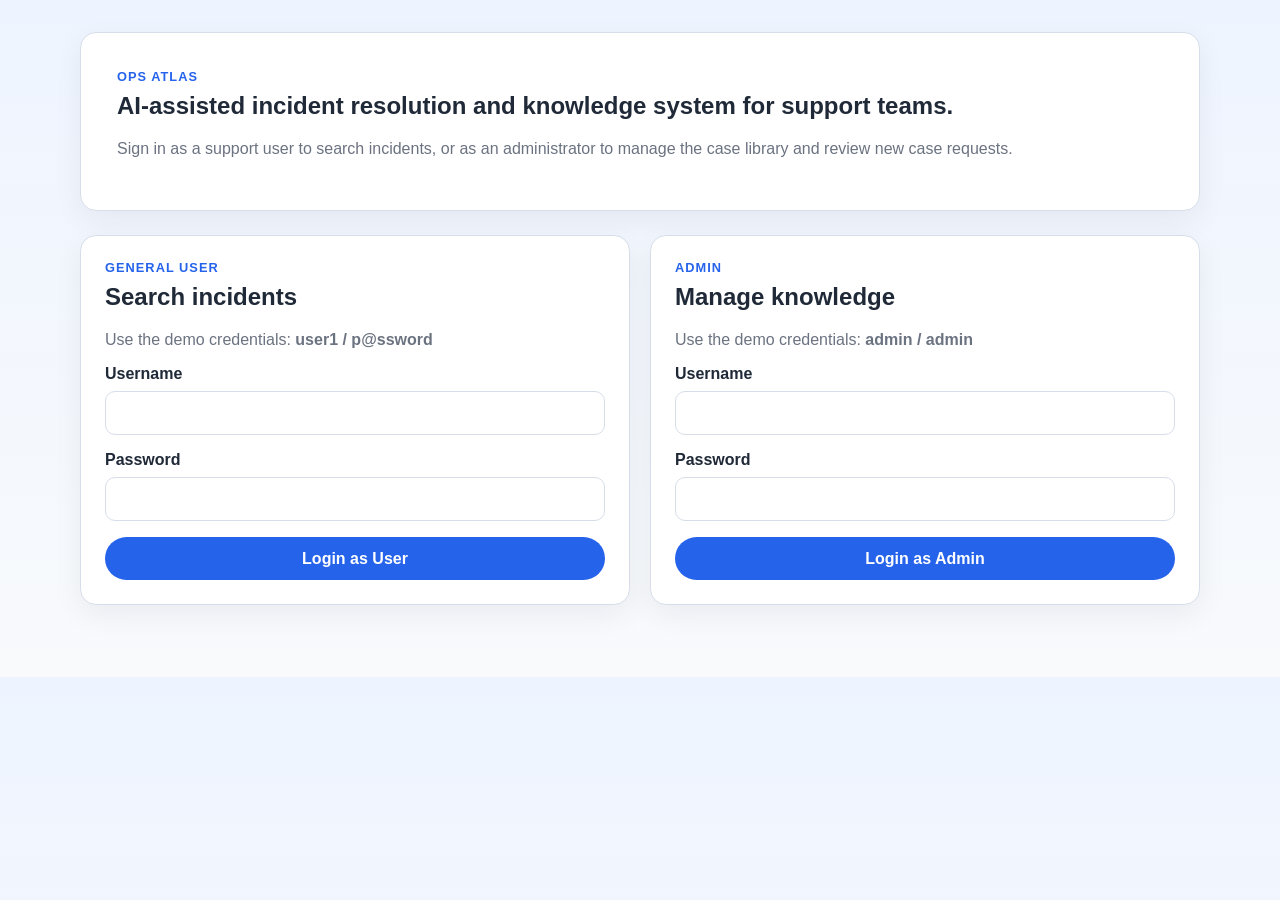
<file: doc/index.html>
<!DOCTYPE html>
<html lang="en">
  <head>
    <meta charset="UTF-8" />
    <meta name="viewport" content="width=device-width, initial-scale=1.0" />
    <title>Ops Atlas</title>
    <link rel="stylesheet" href="styles.css" />
  </head>
  <body>
    <main class="container">
      <section class="card hero">
        <p class="eyebrow">Ops Atlas</p>
        <h1>AI-assisted incident resolution and knowledge system for support teams.</h1>
        <p class="lead">
          Sign in as a support user to search incidents, or as an administrator to manage
          the case library and review new case requests.
        </p>
      </section>

      <section class="login-grid">
        <article class="card">
          <p class="eyebrow">General User</p>
          <h2>Search incidents</h2>
          <p class="notice">Use the demo credentials: <strong>user1 / p@ssword</strong></p>
          <form id="user-login-form" class="stack-lg">
            <label>
              Username
              <input id="user-username" type="text" autocomplete="username" required />
            </label>
            <label>
              Password
              <input id="user-password" type="password" autocomplete="current-password" required />
            </label>
            <button type="submit" class="button">Login as User</button>
          </form>
        </article>

        <article class="card">
          <p class="eyebrow">Admin</p>
          <h2>Manage knowledge</h2>
          <p class="notice">Use the demo credentials: <strong>admin / admin</strong></p>
          <form id="admin-login-form" class="stack-lg">
            <label>
              Username
              <input id="admin-username" type="text" autocomplete="username" required />
            </label>
            <label>
              Password
              <input id="admin-password" type="password" autocomplete="current-password" required />
            </label>
            <button type="submit" class="button">Login as Admin</button>
          </form>
        </article>
      </section>

      <section id="login-message" class="card hidden status-none"></section>
    </main>

    <script src="auth.js"></script>
    <script src="app.js"></script>
  </body>
</html>
</file>
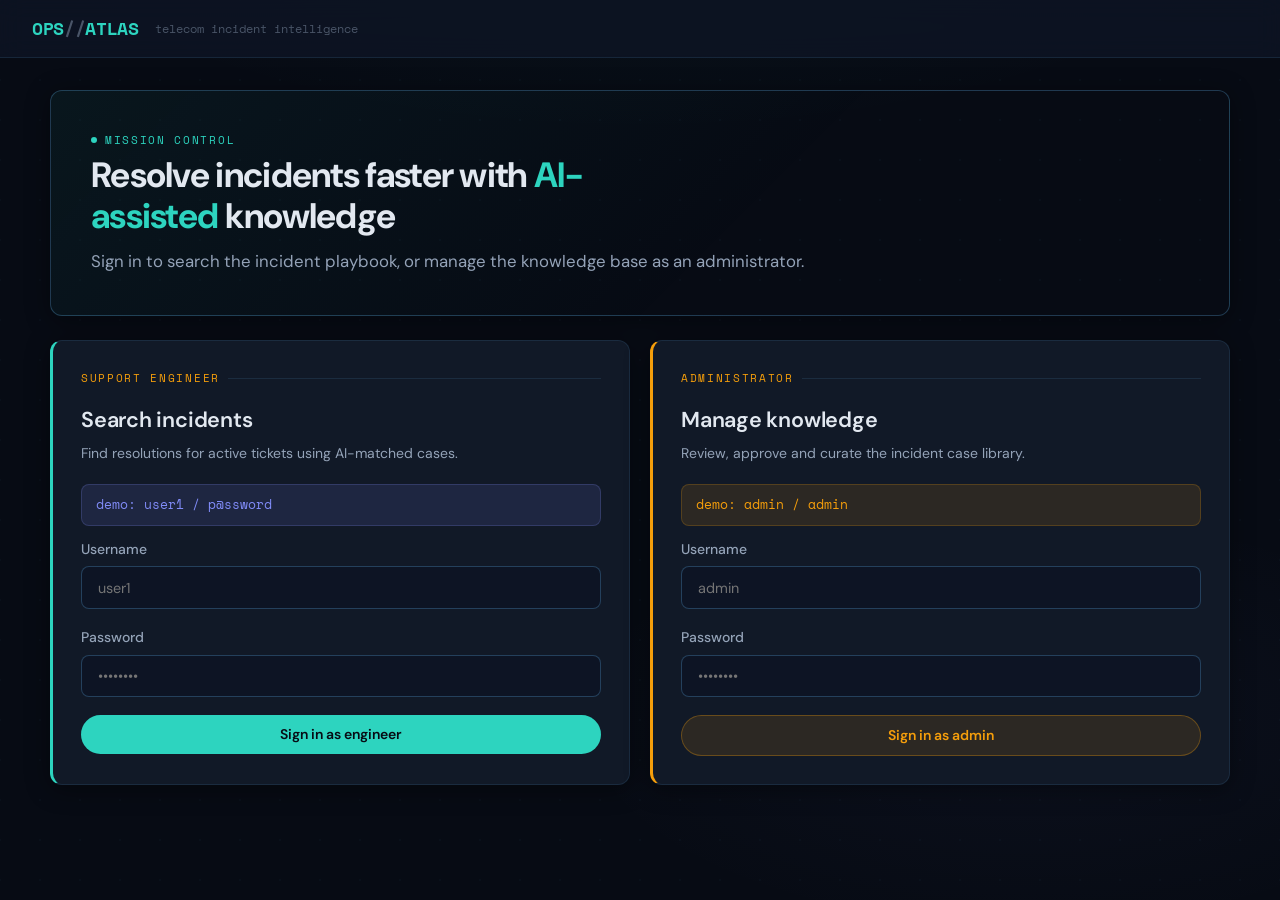
<file: docs/index.html>
<!DOCTYPE html>
<html lang="en">
  <head>
    <meta charset="UTF-8" />
    <meta name="viewport" content="width=device-width, initial-scale=1.0" />
    <title>Ops Atlas — Incident Intelligence</title>
    <link rel="stylesheet" href="styles.css" />
  </head>
  <body>

    <header class="site-header">
      <div class="logo">OPS<span>//</span>ATLAS</div>
      <span style="font-size:.75rem;color:var(--text-muted);font-family:'Space Mono',monospace;">telecom incident intelligence</span>
    </header>

    <main class="container">
      <section class="card hero">
        <p class="eyebrow">Mission Control</p>
        <h1 class="login-hero-text">Resolve incidents faster with <span>AI-assisted</span> knowledge</h1>
        <p class="lead">
          Sign in to search the incident playbook, or manage the knowledge base as an administrator.
        </p>
      </section>

      <div class="login-grid">
        <article class="card login-card card-accent-teal">
          <div class="login-role-label">Support engineer</div>
          <h2 style="margin-bottom:.25rem;">Search incidents</h2>
          <p style="margin-bottom:1.25rem;font-size:.875rem;">Find resolutions for active tickets using AI-matched cases.</p>
          <div class="notice">demo: user1 / p@ssword</div>
          <form id="user-login-form" class="stack-lg" style="margin-top:.75rem;">
            <label>Username <input id="user-username" type="text" autocomplete="username" placeholder="user1" required /></label>
            <label>Password <input id="user-password" type="password" autocomplete="current-password" placeholder="••••••••" required /></label>
            <button type="submit" class="button button-primary">Sign in as engineer</button>
          </form>
        </article>

        <article class="card login-card card-accent-amber">
          <div class="login-role-label" style="color:var(--amber);">Administrator</div>
          <h2 style="margin-bottom:.25rem;">Manage knowledge</h2>
          <p style="margin-bottom:1.25rem;font-size:.875rem;">Review, approve and curate the incident case library.</p>
          <div class="notice" style="color:var(--amber);background:var(--amber-dim);border-color:rgba(245,158,11,0.2);">demo: admin / admin</div>
          <form id="admin-login-form" class="stack-lg" style="margin-top:.75rem;">
            <label>Username <input id="admin-username" type="text" autocomplete="username" placeholder="admin" required /></label>
            <label>Password <input id="admin-password" type="password" autocomplete="current-password" placeholder="••••••••" required /></label>
            <button type="submit" class="button button-amber">Sign in as admin</button>
          </form>
        </article>
      </div>

      <div id="login-message" class="hidden"></div>
    </main>

    <script src="auth.js"></script>
    <script src="app.js"></script>
  </body>
</html>
</file>
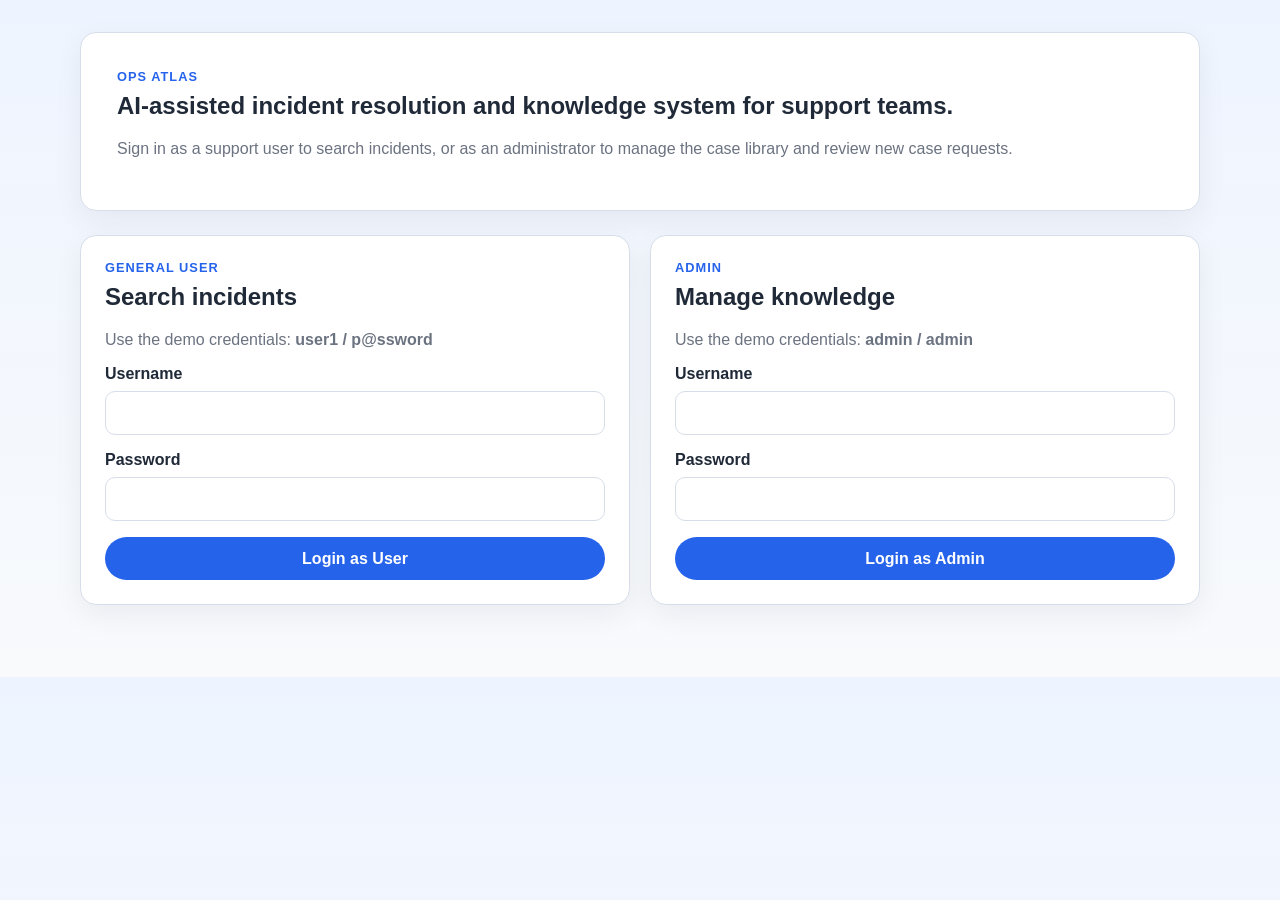
<file: doc/add-case.html>
<!DOCTYPE html>
<html lang="en">
  <head>
    <meta charset="UTF-8" />
    <meta http-equiv="refresh" content="0; url=admin.html" />
    <meta name="viewport" content="width=device-width, initial-scale=1.0" />
    <title>Redirecting | Ops Atlas</title>
  </head>
  <body>
    <p>Redirecting to the admin portal...</p>
  </body>
</html>
</file>
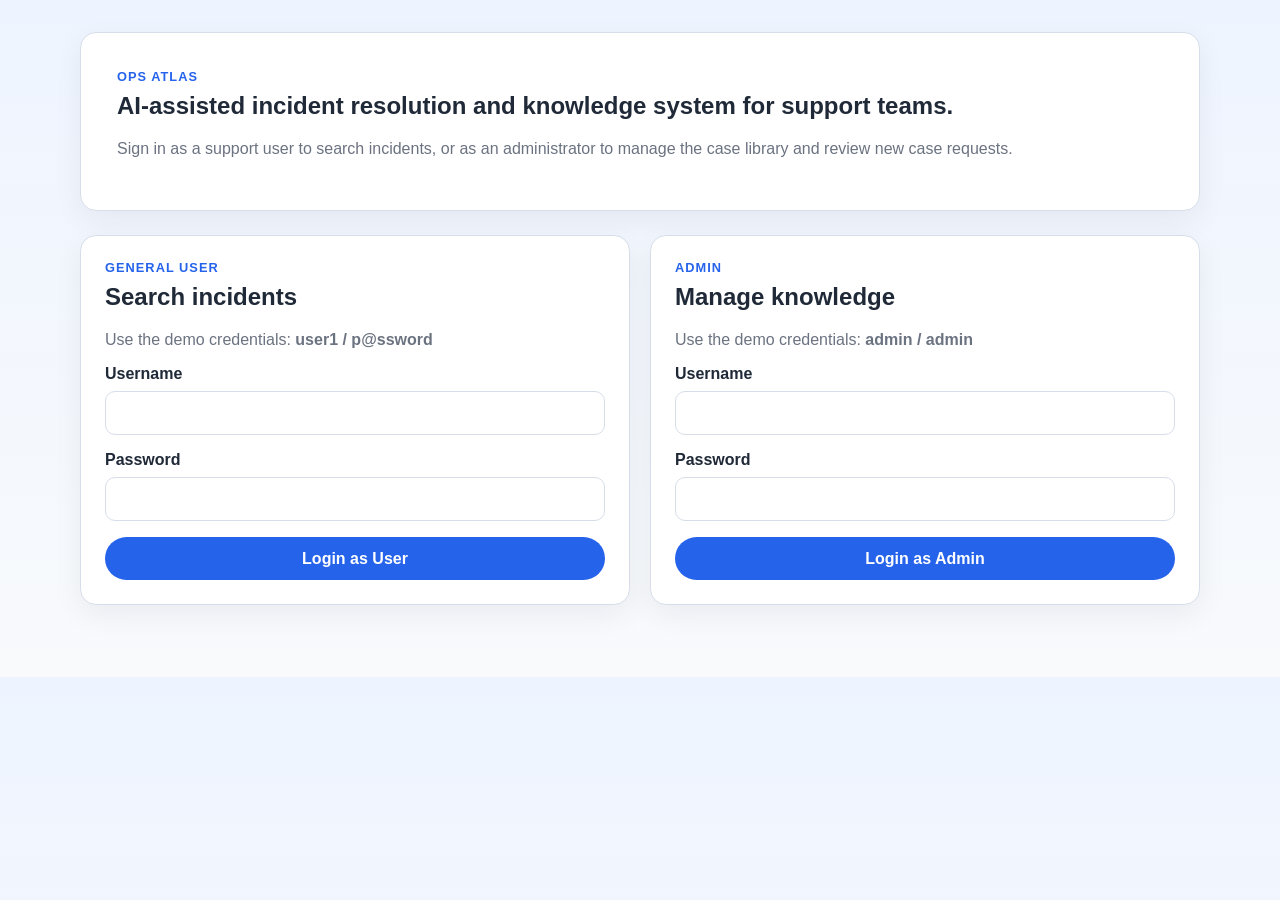
<file: doc/admin.html>
<!DOCTYPE html>
<html lang="en">
  <head>
    <meta charset="UTF-8" />
    <meta name="viewport" content="width=device-width, initial-scale=1.0" />
    <title>Admin Portal | Ops Atlas</title>
    <link rel="stylesheet" href="styles.css" />
  </head>
  <body>
    <main class="container">
      <section class="card">
        <div class="page-header">
          <div>
            <p class="eyebrow">Ops Atlas Admin</p>
            <h1>Case Management Portal</h1>
          </div>
          <div class="toolbar">
            <a class="button button-secondary" href="search.html">Open Search</a>
            <button id="logout-button" type="button" class="button button-secondary">Logout</button>
          </div>
        </div>
        <p class="lead">
          Review pending user requests and add new knowledge cases directly into the local
          browser-backed library for this proof of concept.
        </p>
      </section>

      <section id="admin-message" class="card hidden"></section>

      <section class="admin-grid">
        <article class="card">
          <div class="section-heading">
            <p class="eyebrow">Add New Case</p>
            <h2>Manual Case Entry</h2>
          </div>

          <form id="case-form" class="stack-lg">
            <label>
              App
              <select id="case-app" required>
                <option value="">Loading applications...</option>
              </select>
            </label>

            <label>
              Problem
              <textarea id="case-problem" rows="3" required></textarea>
            </label>

            <label>
              Symptoms
              <textarea id="case-symptoms" rows="3" required></textarea>
            </label>

            <label>
              Root Cause
              <textarea id="case-root-cause" rows="3" required></textarea>
            </label>

            <label>
              Resolution
              <textarea id="case-resolution" rows="4" required></textarea>
            </label>

            <label>
              Verification
              <textarea id="case-verification" rows="3" required></textarea>
            </label>

            <button type="submit" class="button">Save Case</button>
          </form>
        </article>

        <article class="card">
          <div class="section-heading">
            <p class="eyebrow">Approval Queue</p>
            <h2>Pending Requests</h2>
          </div>

          <div id="queue-empty" class="notice hidden">No pending requests.</div>
          <div class="table-wrap">
            <table>
              <thead>
                <tr>
                  <th>ID</th>
                  <th>App</th>
                  <th>Problem</th>
                  <th>Action</th>
                </tr>
              </thead>
              <tbody id="queue-body"></tbody>
            </table>
          </div>
        </article>
      </section>
    </main>

    <script src="auth.js"></script>
    <script src="app.js"></script>
  </body>
</html>
</file>
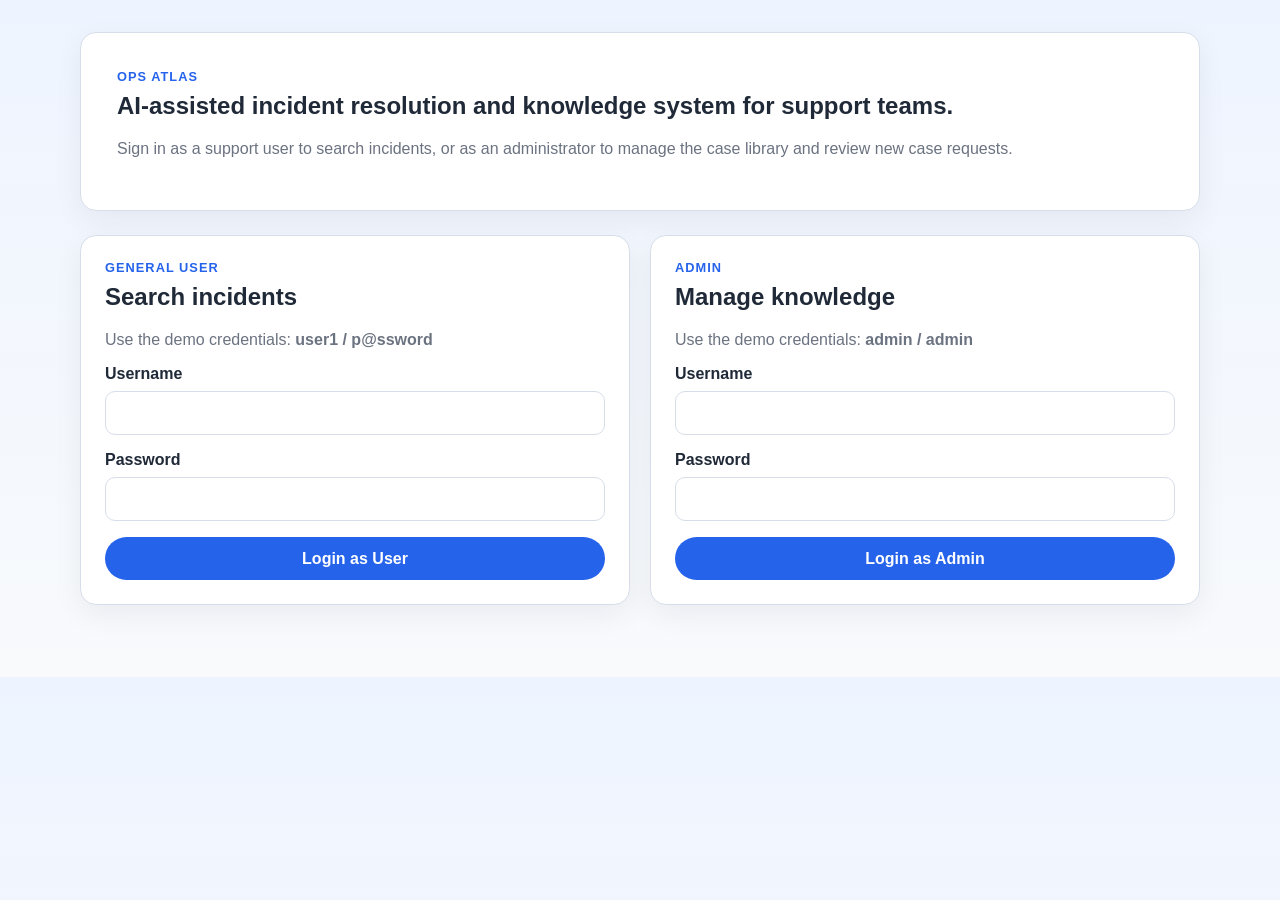
<file: doc/search.html>
<!DOCTYPE html>
<html lang="en">
  <head>
    <meta charset="UTF-8" />
    <meta name="viewport" content="width=device-width, initial-scale=1.0" />
    <title>Search Incident | Ops Atlas</title>
    <link rel="stylesheet" href="styles.css" />
  </head>
  <body>
    <main class="container">
      <section class="card">
        <div class="page-header">
          <div>
            <p class="eyebrow">Ops Atlas</p>
            <h1>Search Incident Cases</h1>
          </div>
          <div class="toolbar">
            <span class="role-pill">User Portal</span>
            <button id="logout-button" type="button" class="button button-secondary">Logout</button>
          </div>
        </div>

        <form id="search-form" class="stack-lg">
          <label>
            Application
            <select id="app-select" required>
              <option value="">Loading applications...</option>
            </select>
          </label>

          <label>
            Issue Description
            <textarea
              id="issue-input"
              rows="4"
              placeholder="Select an application first, then describe the incident symptoms or failure..."
              required
              disabled
            ></textarea>
          </label>

          <button id="search-button" type="submit" class="button" disabled>Search</button>
        </form>
      </section>

      <section id="result-card" class="card hidden"></section>
    </main>

    <script src="auth.js"></script>
    <script src="app.js"></script>
  </body>
</html>
</file>
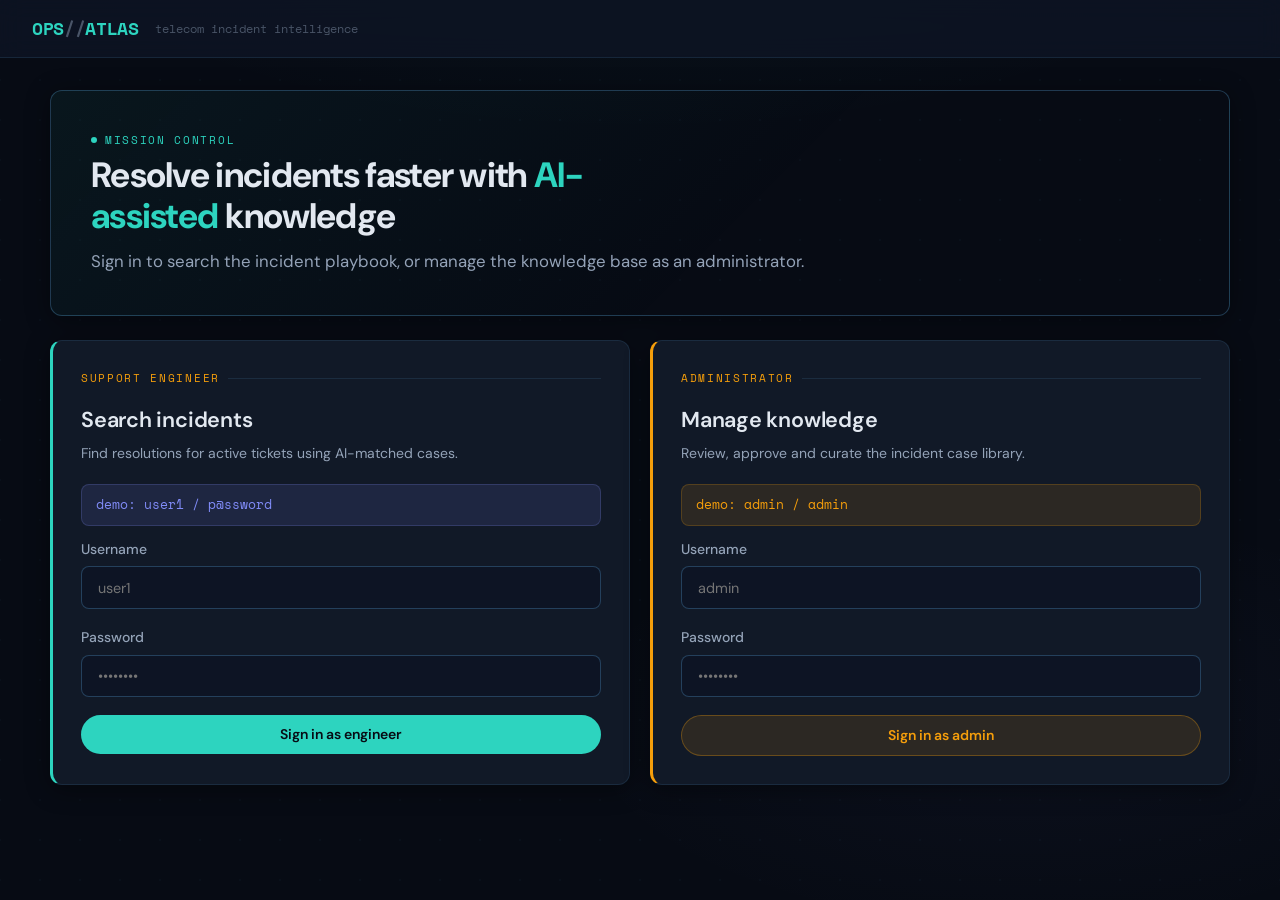
<file: docs/admin.html>
<!DOCTYPE html>
<html lang="en">
  <head>
    <meta charset="UTF-8" />
    <meta name="viewport" content="width=device-width, initial-scale=1.0" />
    <title>Admin — Ops Atlas</title>
    <link rel="stylesheet" href="styles.css" />
  </head>
  <body>

    <header class="site-header">
      <div class="logo">OPS<span>//</span>ATLAS</div>
      <div class="header-actions">
        <span class="role-pill" style="color:var(--amber);background:var(--amber-dim);border-color:rgba(245,158,11,0.25);">Admin</span>
        <a class="button button-ghost" href="search.html">Open search</a>
        <button id="logout-button" type="button" class="button button-ghost">Sign out</button>
      </div>
    </header>

    <main class="container">
      <section class="card hero card-accent-amber">
        <p class="eyebrow" style="color:var(--amber);">Case management portal</p>
        <h1>Knowledge base admin</h1>
        <p class="lead">Review pending requests, add new cases, and maintain the incident library.</p>
      </section>

      <div id="admin-message" class="hidden"></div>

      <div class="admin-grid">

        <!-- ── MANUAL CASE ENTRY ── -->
        <article class="card card-accent-indigo">
          <div class="section-heading">
            <p class="eyebrow" style="color:var(--indigo);">Manual entry</p>
            <h2>Add new case</h2>
          </div>

          <form id="case-form" class="stack-lg">
            <label>Application <span class="req">*</span>
              <select id="case-app" required>
                <option value="">Loading…</option>
              </select>
            </label>
            <label>Problem <span class="req">*</span>
              <textarea id="case-problem" rows="2" required placeholder="Concise problem statement"></textarea>
            </label>
            <label>Symptoms <span class="req">*</span>
              <textarea id="case-symptoms" rows="2" required placeholder="Observable symptoms, alarms, error codes"></textarea>
            </label>
            <label>Root cause <span class="req">*</span>
              <textarea id="case-root-cause" rows="2" required placeholder="Technical root cause"></textarea>
            </label>
            <label>Resolution <span class="req">*</span>
              <textarea id="case-resolution" rows="4" required placeholder="Step-by-step resolution commands or actions"></textarea>
            </label>
            <label>Verification <span class="req">*</span>
              <textarea id="case-verification" rows="2" required placeholder="How to confirm the issue is resolved"></textarea>
            </label>
            <button type="submit" class="button button-primary">Save to library</button>
          </form>
        </article>

        <!-- ── APPROVAL QUEUE ── -->
        <article class="card card-accent-amber">
          <div class="section-heading">
            <p class="eyebrow" style="color:var(--amber);">Approval queue</p>
            <h2>Pending requests</h2>
          </div>

          <div id="queue-empty" class="empty-state hidden">
            <div class="empty-state-icon">✓</div>
            No pending requests — queue is clear.
          </div>

          <div class="table-wrap">
            <table>
              <thead>
                <tr>
                  <th>ID</th>
                  <th>App</th>
                  <th>Problem</th>
                  <th>Fields</th>
                  <th>Actions</th>
                </tr>
              </thead>
              <tbody id="queue-body"></tbody>
            </table>
          </div>
        </article>

      </div>
    </main>

    <!-- ── VIEW CASE MODAL ── -->
    <div id="view-modal" class="modal-backdrop">
      <div class="modal" style="max-width:760px;">
        <div class="modal-header">
          <div>
            <p class="eyebrow" id="view-modal-eyebrow">Case review</p>
            <h2 id="view-modal-title">Case details</h2>
          </div>
          <button class="modal-close" id="view-modal-close" type="button">✕</button>
        </div>

        <div id="view-modal-body" class="stack-lg">
          <!-- injected by JS -->
        </div>

        <div style="display:flex;gap:.75rem;justify-content:flex-end;padding-top:1.25rem;margin-top:1.25rem;border-top:1px solid var(--border);">
          <button type="button" class="button button-ghost" id="view-modal-close-footer">Close</button>
          <button type="button" class="button button-danger" id="view-reject-btn">Reject</button>
          <button type="button" class="button button-primary" id="view-approve-btn">Approve &amp; publish</button>
        </div>
      </div>
    </div>

    <script src="auth.js"></script>
    <script src="app.js"></script>
  </body>
</html>
</file>
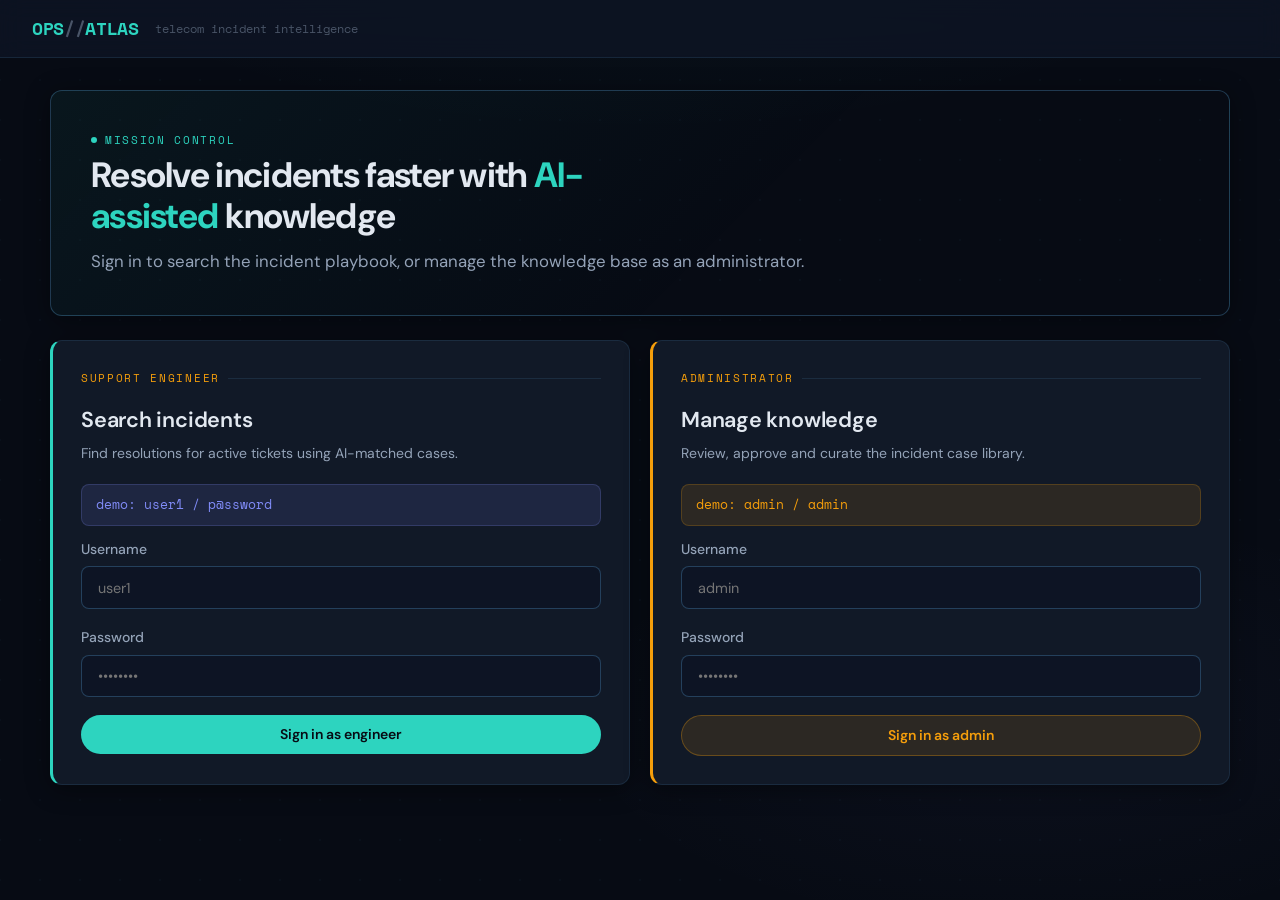
<file: docs/search.html>
<!DOCTYPE html>
<html lang="en">
  <head>
    <meta charset="UTF-8" />
    <meta name="viewport" content="width=device-width, initial-scale=1.0" />
    <title>Search — Ops Atlas</title>
    <link rel="stylesheet" href="styles.css" />
  </head>
  <body>

    <header class="site-header">
      <div class="logo">OPS<span>//</span>ATLAS</div>
      <div class="header-actions">
        <span class="role-pill">Engineer</span>
        <button id="logout-button" type="button" class="button button-ghost">Sign out</button>
      </div>
    </header>

    <main class="container">
      <section class="card card-accent-teal">
        <div class="page-header">
          <div>
            <p class="eyebrow">Incident search</p>
            <h1>Find a resolution</h1>
            <p class="lead">Describe the symptoms or failure you are seeing.</p>
          </div>
        </div>

        <form id="search-form" class="stack-lg">
          <label>
            Application
            <select id="app-select" required>
              <option value="">Loading applications…</option>
            </select>
          </label>
          <label>
            Issue description
            <textarea
              id="issue-input"
              rows="4"
              placeholder="Select an application first, then describe what you are seeing…"
              required
              disabled
            ></textarea>
          </label>
          <div>
            <button id="search-button" type="submit" class="button button-primary" disabled>
              Search knowledge base
            </button>
          </div>
        </form>
      </section>

      <section id="result-card" class="card result-card hidden"></section>
    </main>

    <!-- ── NEW CASE REQUEST MODAL ── -->
    <div id="request-modal" class="modal-backdrop">
      <div class="modal">
        <div class="modal-header">
          <div>
            <p class="eyebrow" style="color:var(--amber);">New case request</p>
            <h2>Document this incident</h2>
            <p style="font-size:.85rem;color:var(--text-secondary);margin-top:.25rem;">
              Fill in as much as you know now. Incomplete fields can be finished later from your backlog.
            </p>
          </div>
          <button class="modal-close" id="modal-close-btn" type="button">✕</button>
        </div>

        <form id="request-form" class="stack-lg">
          <input type="hidden" id="req-app" />
          <input type="hidden" id="req-original-query" />

          <label>
            Application
            <input type="text" id="req-app-display" disabled />
          </label>

          <label>
            Problem statement <span class="req">*</span>
            <textarea id="req-problem" rows="2" placeholder="One-sentence description of the problem" required></textarea>
          </label>

          <div style="display:grid;grid-template-columns:1fr 1fr;gap:1rem;">
            <label>
              Symptoms
              <textarea id="req-symptoms" rows="3" placeholder="Observable indicators, error messages, alarms…"></textarea>
            </label>
            <label>
              Root cause
              <textarea id="req-root-cause" rows="3" placeholder="Technical cause (if known)…"></textarea>
            </label>
          </div>

          <label>
            Resolution steps
            <textarea id="req-resolution" rows="4" placeholder="Commands or actions taken to resolve…"></textarea>
          </label>

          <label>
            Verification
            <textarea id="req-verification" rows="2" placeholder="How to confirm the issue is resolved…"></textarea>
          </label>

          <div style="display:flex;gap:.75rem;justify-content:flex-end;padding-top:.5rem;border-top:1px solid var(--border);">
            <button type="button" class="button button-ghost" id="modal-cancel-btn">Cancel</button>
            <button type="submit" class="button button-amber">Submit to queue</button>
          </div>
        </form>
      </div>
    </div>

    <script src="auth.js"></script>
    <script src="app.js"></script>
  </body>
</html>
</file>
<file: doc/styles.css>
:root {
  color-scheme: light;
  --bg: #f4f7fb;
  --surface: #ffffff;
  --text: #1f2937;
  --muted: #6b7280;
  --border: #d7deea;
  --primary: #2563eb;
  --primary-dark: #1d4ed8;
  --confirmed: #15803d;
  --possible: #c2410c;
  --none: #b91c1c;
  --shadow: 0 10px 30px rgba(15, 23, 42, 0.06);
}

* {
  box-sizing: border-box;
}

body {
  margin: 0;
  font-family: Arial, Helvetica, sans-serif;
  background: linear-gradient(180deg, #eef4ff 0%, #f8fafc 100%);
  color: var(--text);
}

.container {
  width: min(1120px, calc(100% - 2rem));
  margin: 0 auto;
  padding: 2rem 0 3rem;
}

.card {
  background: var(--surface);
  border: 1px solid var(--border);
  border-radius: 16px;
  padding: 1.5rem;
  box-shadow: var(--shadow);
  margin-bottom: 1.5rem;
}

.hero {
  padding: 2.25rem;
}

.login-grid,
.admin-grid,
.metrics,
.result-grid {
  display: grid;
  gap: 1.25rem;
}

.login-grid,
.admin-grid {
  grid-template-columns: repeat(auto-fit, minmax(300px, 1fr));
}

.page-header,
.result-header,
.actions,
.toolbar,
.request-action,
.table-actions,
.section-heading {
  display: flex;
  justify-content: space-between;
  align-items: center;
  gap: 1rem;
  flex-wrap: wrap;
}

.eyebrow {
  text-transform: uppercase;
  letter-spacing: 0.08em;
  font-size: 0.8rem;
  color: var(--primary);
  font-weight: 700;
  margin: 0 0 0.5rem;
}

h1,
h2,
h3,
p {
  margin-top: 0;
}

.lead,
.notice,
.helper-text {
  color: var(--muted);
}

.stack-lg {
  display: grid;
  gap: 1rem;
}

label {
  display: grid;
  gap: 0.5rem;
  font-weight: 600;
}

select,
textarea,
input,
button {
  font: inherit;
}

select,
textarea,
input {
  width: 100%;
  border: 1px solid var(--border);
  border-radius: 10px;
  padding: 0.75rem 0.9rem;
  background: #fff;
}

textarea:disabled {
  background: #f1f5f9;
  color: var(--muted);
}

.button {
  display: inline-flex;
  justify-content: center;
  align-items: center;
  gap: 0.5rem;
  padding: 0.8rem 1.2rem;
  border-radius: 999px;
  border: none;
  background: var(--primary);
  color: #fff;
  font-weight: 700;
  text-decoration: none;
  cursor: pointer;
}

.button:hover:not(:disabled) {
  background: var(--primary-dark);
}

.button:disabled {
  cursor: not-allowed;
  opacity: 0.6;
}

.button-secondary {
  background: transparent;
  color: var(--primary);
  border: 1px solid var(--primary);
}

.button-emphasis {
  background: var(--none);
}

.button-emphasis:hover:not(:disabled) {
  background: #991b1b;
}

.badge,
.role-pill {
  padding: 0.35rem 0.7rem;
  border-radius: 999px;
  background: rgba(37, 99, 235, 0.1);
  color: var(--primary);
  font-weight: 700;
}

.metrics,
.result-grid {
  grid-template-columns: repeat(auto-fit, minmax(220px, 1fr));
}

.result-grid article {
  padding: 1rem;
  border-radius: 12px;
  background: #f8fafc;
}

.secondary-grid {
  margin-top: 1rem;
}

.result-card {
  border-left: 8px solid transparent;
}

.status-confirmed {
  border-left-color: var(--confirmed);
}

.status-possible {
  border-left-color: var(--possible);
}

.status-none {
  border-left-color: var(--none);
}

.hidden {
  display: none;
}

.empty-state {
  font-size: 1.1rem;
  font-weight: 700;
}

.warning-text {
  color: var(--possible);
  font-weight: 700;
}

.table-wrap {
  overflow-x: auto;
}

table {
  width: 100%;
  border-collapse: collapse;
}

th,
td {
  text-align: left;
  padding: 0.9rem 0.75rem;
  border-bottom: 1px solid var(--border);
  vertical-align: top;
}

pre {
  white-space: pre-wrap;
  margin: 0;
  font-family: "Courier New", Courier, monospace;
}

@media (max-width: 640px) {
  .hero {
    padding: 1.5rem;
  }

  .request-action,
  .table-actions {
    align-items: stretch;
  }
}
</file>
<file: docs/styles.css>
@import url('https://fonts.googleapis.com/css2?family=Space+Mono:wght@400;700&family=DM+Sans:wght@300;400;500;600&display=swap');

:root {
  --bg-deep:    #070b14;
  --bg-surface: #0d1424;
  --bg-card:    #111927;
  --bg-hover:   #162035;
  --border:     rgba(99,179,237,0.12);
  --border-bright: rgba(99,179,237,0.28);

  --teal:       #2dd4bf;
  --teal-dim:   rgba(45,212,191,0.12);
  --teal-glow:  rgba(45,212,191,0.25);
  --amber:      #f59e0b;
  --amber-dim:  rgba(245,158,11,0.12);
  --coral:      #fb7185;
  --coral-dim:  rgba(251,113,133,0.12);
  --indigo:     #818cf8;
  --indigo-dim: rgba(129,140,248,0.12);
  --green:      #4ade80;
  --green-dim:  rgba(74,222,128,0.12);

  --text-primary:   #e2e8f0;
  --text-secondary: #94a3b8;
  --text-muted:     #4a5568;

  --shadow: 0 4px 24px rgba(0,0,0,0.4);
  --shadow-lg: 0 8px 40px rgba(0,0,0,0.6);
  --radius: 12px;
  --radius-sm: 8px;
}

*, *::before, *::after { box-sizing: border-box; margin: 0; }

body {
  font-family: 'DM Sans', sans-serif;
  background: var(--bg-deep);
  color: var(--text-primary);
  min-height: 100vh;
  line-height: 1.6;
  background-image:
    radial-gradient(ellipse 80% 50% at 50% -20%, rgba(45,212,191,0.06) 0%, transparent 70%),
    radial-gradient(ellipse 60% 40% at 80% 80%, rgba(129,140,248,0.04) 0%, transparent 60%);
}

/* ── Grid noise texture ── */
body::before {
  content: '';
  position: fixed; inset: 0;
  background-image: url("data:image/svg+xml,%3Csvg width='40' height='40' xmlns='http://www.w3.org/2000/svg'%3E%3Cpath d='M0 0h40v40H0z' fill='none'/%3E%3Cpath d='M0 0h1v1H0zm40 0h-1v1h1zM0 40h1v-1H0zm40 0h-1v-1h1z' fill='rgba(99,179,237,0.03)'/%3E%3C/svg%3E");
  pointer-events: none; z-index: 0;
}

.container {
  position: relative; z-index: 1;
  width: min(1180px, calc(100% - 2rem));
  margin: 0 auto;
  padding: 2rem 0 4rem;
}

/* ── HEADER BAR ── */
.site-header {
  background: rgba(13,20,36,0.85);
  backdrop-filter: blur(12px);
  border-bottom: 1px solid var(--border);
  padding: .9rem 2rem;
  display: flex;
  align-items: center;
  gap: 1rem;
  position: sticky; top: 0; z-index: 100;
}
.site-header .logo {
  font-family: 'Space Mono', monospace;
  font-size: 1.1rem;
  font-weight: 700;
  color: var(--teal);
  letter-spacing: -0.02em;
}
.site-header .logo span { color: var(--text-muted); }
.header-actions { margin-left: auto; display: flex; gap: .6rem; align-items: center; }

/* ── CARDS ── */
.card {
  background: var(--bg-card);
  border: 1px solid var(--border);
  border-radius: var(--radius);
  padding: 1.75rem;
  margin-bottom: 1.5rem;
  box-shadow: var(--shadow);
  transition: border-color .2s;
}
.card:hover { border-color: var(--border-bright); }

.card-accent-teal  { border-left: 3px solid var(--teal); }
.card-accent-amber { border-left: 3px solid var(--amber); }
.card-accent-coral { border-left: 3px solid var(--coral); }
.card-accent-indigo{ border-left: 3px solid var(--indigo); }
.card-accent-green { border-left: 3px solid var(--green); }

/* ── EYEBROW / HEADINGS ── */
.eyebrow {
  font-family: 'Space Mono', monospace;
  font-size: .7rem;
  letter-spacing: .15em;
  text-transform: uppercase;
  color: var(--teal);
  margin-bottom: .4rem;
  display: flex; align-items: center; gap: .5rem;
}
.eyebrow::before {
  content: '';
  width: 6px; height: 6px;
  border-radius: 50%;
  background: var(--teal);
  display: inline-block;
  animation: pulse 2s ease-in-out infinite;
}
@keyframes pulse {
  0%,100% { opacity: 1; transform: scale(1); }
  50%      { opacity: .4; transform: scale(.7); }
}

h1 { font-size: 1.9rem; font-weight: 600; line-height: 1.2; letter-spacing: -.02em; }
h2 { font-size: 1.35rem; font-weight: 600; letter-spacing: -.01em; }
h3 { font-size: 1rem; font-weight: 500; }
p  { color: var(--text-secondary); }

.lead { font-size: 1.05rem; color: var(--text-secondary); margin-top: .4rem; }

/* ── HERO ── */
.hero {
  background: linear-gradient(135deg, rgba(45,212,191,0.06) 0%, rgba(13,20,36,0) 60%);
  border: 1px solid var(--border-bright);
  padding: 2.5rem;
}
.hero h1 { max-width: 600px; }

/* ── LAYOUT GRIDS ── */
.login-grid, .admin-grid {
  display: grid;
  gap: 1.25rem;
  grid-template-columns: repeat(auto-fit, minmax(320px, 1fr));
}

.page-header {
  display: flex;
  justify-content: space-between;
  align-items: flex-start;
  flex-wrap: wrap;
  gap: 1rem;
  margin-bottom: 1.5rem;
}

/* ── FORM ELEMENTS ── */
.stack-lg { display: grid; gap: 1.1rem; }

label {
  display: grid;
  gap: .4rem;
  font-size: .875rem;
  font-weight: 500;
  color: var(--text-secondary);
}
label span.req { color: var(--coral); }

select, textarea, input[type="text"], input[type="password"], input[type="email"] {
  font-family: 'DM Sans', sans-serif;
  font-size: .9rem;
  width: 100%;
  background: var(--bg-surface);
  border: 1px solid var(--border-bright);
  border-radius: var(--radius-sm);
  padding: .7rem 1rem;
  color: var(--text-primary);
  transition: border-color .2s, box-shadow .2s;
  outline: none;
  appearance: none;
  -webkit-appearance: none;
}
select:focus, textarea:focus, input:focus {
  border-color: var(--teal);
  box-shadow: 0 0 0 3px var(--teal-glow);
}
textarea { resize: vertical; min-height: 80px; }
textarea:disabled, input:disabled, select:disabled {
  opacity: .4; cursor: not-allowed;
}
select option { background: var(--bg-surface); }

/* ── BUTTONS ── */
.button {
  display: inline-flex;
  align-items: center;
  justify-content: center;
  gap: .5rem;
  padding: .65rem 1.3rem;
  border-radius: 999px;
  border: none;
  font-family: 'DM Sans', sans-serif;
  font-size: .875rem;
  font-weight: 600;
  cursor: pointer;
  transition: all .2s;
  text-decoration: none;
  white-space: nowrap;
}
.button:disabled { opacity: .45; cursor: not-allowed; pointer-events: none; }

.button-primary {
  background: var(--teal);
  color: #070b14;
}
.button-primary:hover { background: #5eead4; box-shadow: 0 0 18px var(--teal-glow); }

.button-secondary {
  background: transparent;
  color: var(--teal);
  border: 1px solid rgba(45,212,191,0.35);
}
.button-secondary:hover { background: var(--teal-dim); border-color: var(--teal); }

.button-danger {
  background: var(--coral-dim);
  color: var(--coral);
  border: 1px solid rgba(251,113,133,0.3);
}
.button-danger:hover { background: rgba(251,113,133,0.2); box-shadow: 0 0 14px rgba(251,113,133,0.2); }

.button-amber {
  background: var(--amber-dim);
  color: var(--amber);
  border: 1px solid rgba(245,158,11,0.3);
}
.button-amber:hover { background: rgba(245,158,11,0.2); }

.button-ghost {
  background: transparent;
  color: var(--text-secondary);
  border: 1px solid var(--border);
}
.button-ghost:hover { background: var(--bg-hover); color: var(--text-primary); border-color: var(--border-bright); }

/* ── STATUS BADGES ── */
.badge {
  display: inline-flex;
  align-items: center;
  gap: .35rem;
  padding: .25rem .75rem;
  border-radius: 999px;
  font-size: .75rem;
  font-weight: 600;
  font-family: 'Space Mono', monospace;
  letter-spacing: .03em;
}
.badge::before {
  content: '';
  width: 5px; height: 5px;
  border-radius: 50%;
}

.badge-confirmed { background: var(--green-dim); color: var(--green); border: 1px solid rgba(74,222,128,0.25); }
.badge-confirmed::before { background: var(--green); }
.badge-possible  { background: var(--amber-dim);  color: var(--amber); border: 1px solid rgba(245,158,11,0.25); }
.badge-possible::before  { background: var(--amber); }
.badge-none      { background: var(--coral-dim);  color: var(--coral); border: 1px solid rgba(251,113,133,0.25); }
.badge-none::before      { background: var(--coral); }
.badge-pending   { background: var(--indigo-dim); color: var(--indigo); border: 1px solid rgba(129,140,248,0.25); }
.badge-pending::before   { background: var(--indigo); animation: pulse 1.5s infinite; }
.badge-id { background: var(--teal-dim); color: var(--teal); border: 1px solid rgba(45,212,191,0.2); }

/* ── RESULT CARD ── */
.result-card {
  border-left: 4px solid transparent;
  transition: all .3s;
  animation: slideIn .3s ease;
}
@keyframes slideIn {
  from { opacity: 0; transform: translateY(8px); }
  to   { opacity: 1; transform: translateY(0); }
}
.status-confirmed { border-left-color: var(--green); }
.status-possible  { border-left-color: var(--amber); }
.status-none      { border-left-color: var(--coral); }

.result-header { display: flex; justify-content: space-between; align-items: center; flex-wrap: wrap; gap: .75rem; margin-bottom: 1rem; }
.result-header h2 { font-family: 'Space Mono', monospace; font-size: 1rem; }

.metrics-row { display: flex; gap: 1.5rem; flex-wrap: wrap; margin-bottom: 1rem; }
.metric { display: flex; flex-direction: column; gap: .1rem; }
.metric-label { font-size: .7rem; text-transform: uppercase; letter-spacing: .1em; color: var(--text-muted); font-family: 'Space Mono', monospace; }
.metric-value { font-size: 1.4rem; font-weight: 700; font-family: 'Space Mono', monospace; color: var(--teal); }

.result-grid { display: grid; grid-template-columns: 1fr 1fr; gap: 1rem; margin-top: 1rem; }
@media (max-width: 600px) { .result-grid { grid-template-columns: 1fr; } }
.result-grid article {
  background: var(--bg-surface);
  border: 1px solid var(--border);
  border-radius: var(--radius-sm);
  padding: 1rem;
}
.result-grid article h3 {
  font-family: 'Space Mono', monospace;
  font-size: .72rem;
  text-transform: uppercase;
  letter-spacing: .1em;
  color: var(--text-muted);
  margin-bottom: .5rem;
}
.result-grid article p, .result-grid article pre {
  font-size: .875rem;
  color: var(--text-primary);
}
pre { white-space: pre-wrap; font-family: 'Space Mono', monospace; font-size: .8rem; line-height: 1.7; color: var(--teal); }

.warning-text { color: var(--amber); font-size: .85rem; font-weight: 500; display: flex; align-items: center; gap: .4rem; margin: .75rem 0; }
.warning-text::before { content: '⚠'; }

.matched-keywords { display: flex; flex-wrap: wrap; gap: .4rem; margin: .75rem 0; }
.keyword-chip {
  background: var(--indigo-dim);
  color: var(--indigo);
  border: 1px solid rgba(129,140,248,0.2);
  padding: .2rem .6rem;
  border-radius: 999px;
  font-size: .75rem;
  font-family: 'Space Mono', monospace;
}

.request-action {
  display: flex;
  align-items: center;
  gap: 1rem;
  margin-top: 1.25rem;
  padding-top: 1.25rem;
  border-top: 1px solid var(--border);
  flex-wrap: wrap;
}
.helper-text { font-size: .8rem; color: var(--text-muted); }

/* ── TABLE ── */
.table-wrap { overflow-x: auto; border-radius: var(--radius-sm); border: 1px solid var(--border); }
table { width: 100%; border-collapse: collapse; }
thead { background: var(--bg-surface); }
th {
  padding: .75rem 1rem;
  text-align: left;
  font-family: 'Space Mono', monospace;
  font-size: .7rem;
  text-transform: uppercase;
  letter-spacing: .1em;
  color: var(--text-muted);
  border-bottom: 1px solid var(--border);
  white-space: nowrap;
}
td {
  padding: .85rem 1rem;
  border-bottom: 1px solid var(--border);
  font-size: .875rem;
  vertical-align: middle;
}
tbody tr:last-child td { border-bottom: none; }
tbody tr:hover { background: var(--bg-hover); }
.table-actions { display: flex; gap: .4rem; flex-wrap: wrap; }

/* ── LOGIN PAGE ── */
.login-hero-text { font-size: 2.2rem; font-weight: 700; line-height: 1.15; margin-bottom: .75rem; }
.login-hero-text span { color: var(--teal); }
.login-card { position: relative; overflow: hidden; }
.login-card::before {
  content: '';
  position: absolute;
  top: -50%; right: -30%;
  width: 200px; height: 200px;
  border-radius: 50%;
  background: radial-gradient(circle, rgba(45,212,191,0.07) 0%, transparent 70%);
  pointer-events: none;
}
.login-role-label {
  font-family: 'Space Mono', monospace;
  font-size: .7rem;
  letter-spacing: .15em;
  text-transform: uppercase;
  color: var(--amber);
  margin-bottom: 1rem;
  display: flex; align-items: center; gap: .5rem;
}
.login-role-label::after { content: ''; flex: 1; height: 1px; background: var(--border); }

.notice {
  background: var(--indigo-dim);
  border: 1px solid rgba(129,140,248,0.2);
  border-radius: var(--radius-sm);
  padding: .6rem .9rem;
  font-size: .8rem;
  color: var(--indigo);
  font-family: 'Space Mono', monospace;
  margin-bottom: .5rem;
}

/* ── MODAL / OVERLAY ── */
.modal-backdrop {
  display: none;
  position: fixed; inset: 0;
  background: rgba(7,11,20,0.85);
  backdrop-filter: blur(4px);
  z-index: 200;
  align-items: center;
  justify-content: center;
  padding: 1.5rem;
}
.modal-backdrop.open { display: flex; }

.modal {
  background: var(--bg-card);
  border: 1px solid var(--border-bright);
  border-radius: var(--radius);
  padding: 2rem;
  width: 100%;
  max-width: 680px;
  max-height: 90vh;
  overflow-y: auto;
  box-shadow: var(--shadow-lg);
  animation: modalIn .25s ease;
}
@keyframes modalIn {
  from { opacity: 0; transform: scale(.96) translateY(12px); }
  to   { opacity: 1; transform: scale(1) translateY(0); }
}
.modal-header {
  display: flex;
  justify-content: space-between;
  align-items: flex-start;
  margin-bottom: 1.5rem;
}
.modal-close {
  background: none;
  border: 1px solid var(--border);
  color: var(--text-muted);
  width: 32px; height: 32px;
  border-radius: 50%;
  cursor: pointer;
  font-size: 1rem;
  display: flex; align-items: center; justify-content: center;
  transition: all .2s; flex-shrink: 0;
}
.modal-close:hover { border-color: var(--coral); color: var(--coral); background: var(--coral-dim); }

/* ── SECTION HEADING ── */
.section-heading { margin-bottom: 1.25rem; }

/* ── TOOLBAR ── */
.toolbar { display: flex; gap: .6rem; align-items: center; flex-wrap: wrap; }

/* ── ROLE PILL ── */
.role-pill {
  background: var(--teal-dim);
  color: var(--teal);
  border: 1px solid rgba(45,212,191,0.25);
  padding: .3rem .8rem;
  border-radius: 999px;
  font-size: .75rem;
  font-family: 'Space Mono', monospace;
  font-weight: 700;
}

/* ── EMPTY STATE ── */
.empty-state {
  text-align: center;
  padding: 2.5rem 1rem;
  color: var(--text-muted);
  font-size: .9rem;
}
.empty-state-icon {
  font-size: 2rem;
  margin-bottom: .5rem;
  opacity: .4;
}

/* ── TOAST / FLASH MESSAGE ── */
#admin-message, #login-message {
  border-radius: var(--radius-sm);
  padding: .85rem 1.1rem;
  font-size: .875rem;
  font-weight: 500;
  margin-bottom: 1rem;
  animation: slideIn .25s ease;
}
#admin-message.status-confirmed,
#login-message.status-confirmed { background: var(--green-dim); color: var(--green); border: 1px solid rgba(74,222,128,0.25); }
#admin-message.status-possible,
#login-message.status-possible  { background: var(--amber-dim); color: var(--amber); border: 1px solid rgba(245,158,11,0.25); }
#admin-message.status-none,
#login-message.status-none      { background: var(--coral-dim); color: var(--coral); border: 1px solid rgba(251,113,133,0.25); }

/* ── HIDDEN ── */
.hidden { display: none !important; }

/* ── SCROLLBAR ── */
::-webkit-scrollbar { width: 6px; height: 6px; }
::-webkit-scrollbar-track { background: var(--bg-surface); }
::-webkit-scrollbar-thumb { background: var(--border-bright); border-radius: 3px; }

/* ── SELECT CUSTOM ARROW ── */
select {
  background-image: url("data:image/svg+xml,%3Csvg xmlns='http://www.w3.org/2000/svg' width='12' height='8' viewBox='0 0 12 8'%3E%3Cpath d='M1 1l5 5 5-5' stroke='%2394a3b8' stroke-width='1.5' fill='none' stroke-linecap='round'/%3E%3C/svg%3E");
  background-repeat: no-repeat;
  background-position: right 1rem center;
  padding-right: 2.5rem;
}

/* ── RESPONSIVE ── */
@media (max-width: 640px) {
  .hero { padding: 1.5rem; }
  .login-hero-text { font-size: 1.6rem; }
  h1 { font-size: 1.5rem; }
  .result-header { flex-direction: column; align-items: flex-start; }
  .request-action { flex-direction: column; align-items: stretch; }
}
</file>
